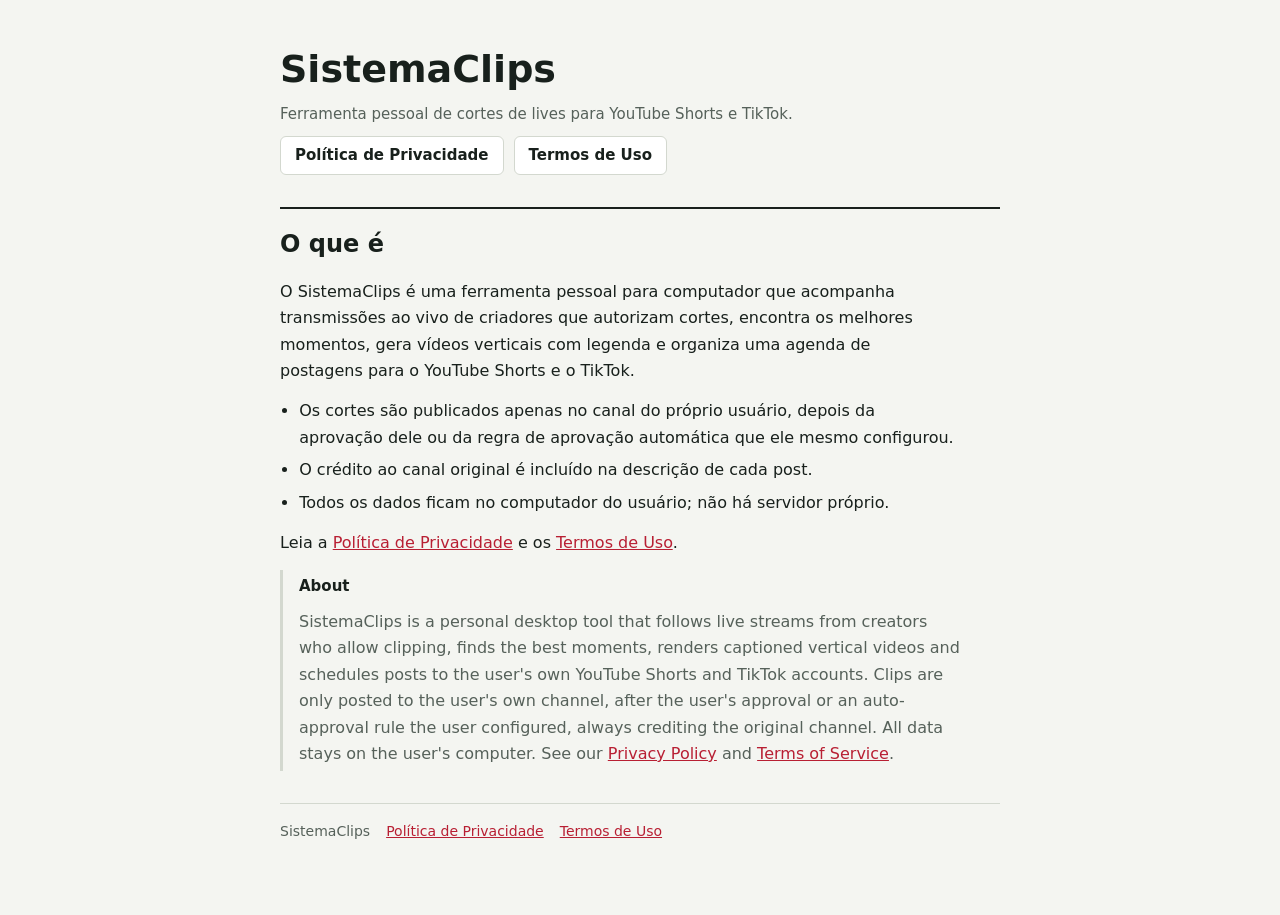
<file: index.html>
<!doctype html>
<html lang="pt-BR">
<head>
<meta charset="utf-8">
<meta name="viewport" content="width=device-width,initial-scale=1">
<title>SistemaClips</title>
<meta name="description" content="SistemaClips: ferramenta pessoal de cortes de lives para YouTube Shorts e TikTok.">
<!-- Cole aqui a meta tag de verificação do Google Search Console, se escolher esse método -->
<link rel="stylesheet" href="estilo.css">
</head>
<body>
<main>
  <header>
    <h1>SistemaClips</h1>
    <p class="meta">Ferramenta pessoal de cortes de lives para YouTube Shorts e TikTok.</p>
    <nav aria-label="Documentos">
      <a href="privacidade.html">Política de Privacidade</a>
      <a href="termos.html">Termos de Uso</a>
    </nav>
  </header>

  <section>
    <h2>O que é</h2>
    <p>O SistemaClips é uma ferramenta pessoal para computador que acompanha transmissões ao vivo de criadores que autorizam cortes, encontra os melhores momentos, gera vídeos verticais com legenda e organiza uma agenda de postagens para o YouTube Shorts e o TikTok.</p>
    <ul>
      <li>Os cortes são publicados apenas no canal do próprio usuário, depois da aprovação dele ou da regra de aprovação automática que ele mesmo configurou.</li>
      <li>O crédito ao canal original é incluído na descrição de cada post.</li>
      <li>Todos os dados ficam no computador do usuário; não há servidor próprio.</li>
    </ul>
    <p>Leia a <a href="privacidade.html">Política de Privacidade</a> e os <a href="termos.html">Termos de Uso</a>.</p>
    <div class="en">
      <h3>About</h3>
      <p>SistemaClips is a personal desktop tool that follows live streams from creators who allow clipping, finds the best moments, renders captioned vertical videos and schedules posts to the user's own YouTube Shorts and TikTok accounts. Clips are only posted to the user's own channel, after the user's approval or an auto-approval rule the user configured, always crediting the original channel. All data stays on the user's computer. See our <a href="privacidade.html">Privacy Policy</a> and <a href="termos.html">Terms of Service</a>.</p>
    </div>
  </section>

  <footer><span>SistemaClips</span><a href="privacidade.html">Política de Privacidade</a><a href="termos.html">Termos de Uso</a></footer>
</main>
</body>
</html>
</file>
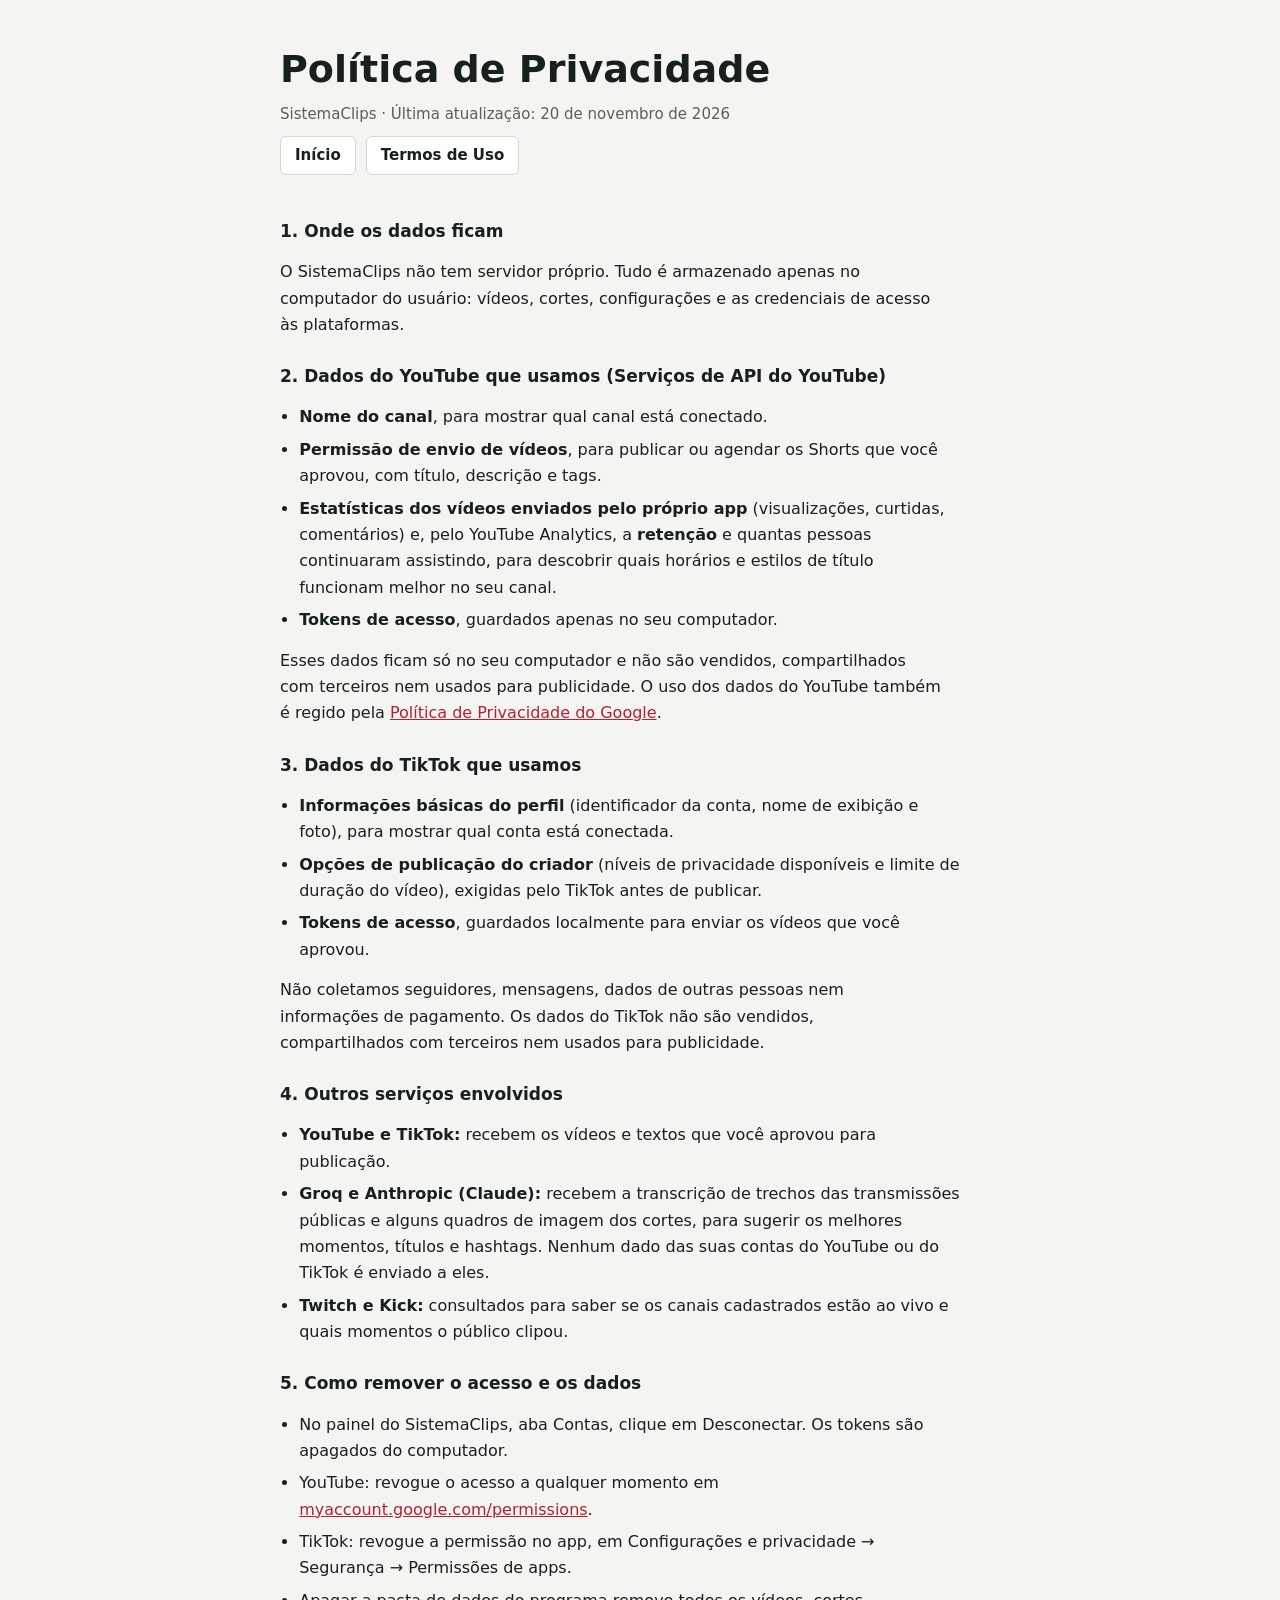
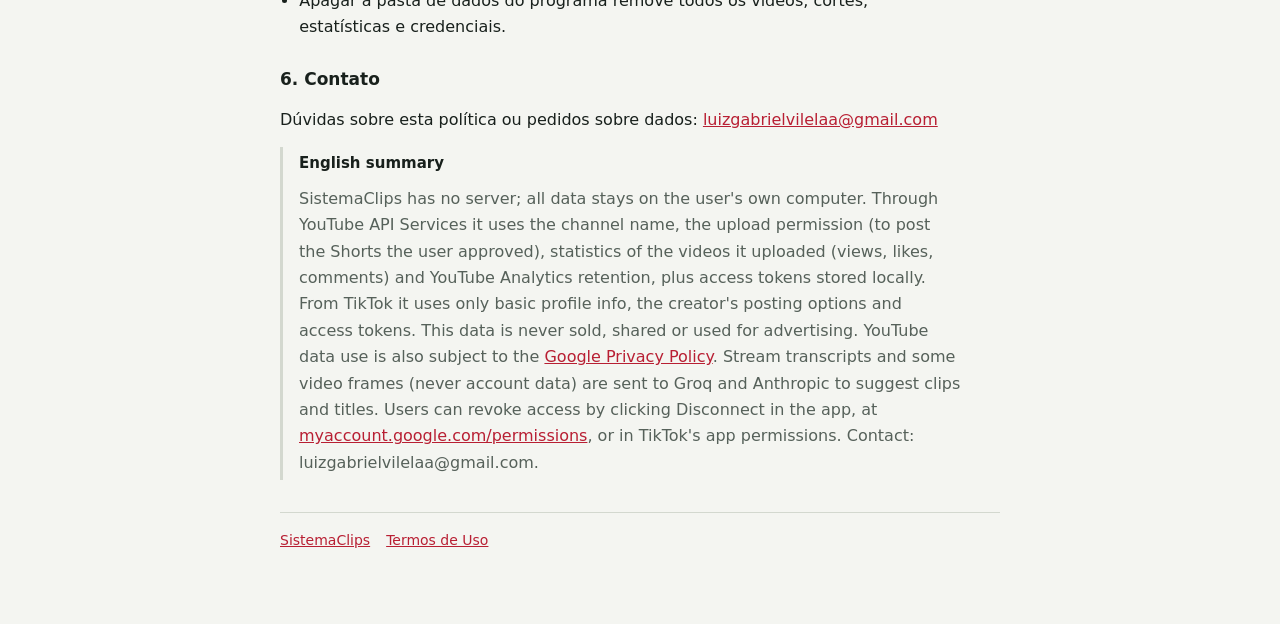
<file: privacidade.html>
<!doctype html>
<html lang="pt-BR">
<head>
<meta charset="utf-8">
<meta name="viewport" content="width=device-width,initial-scale=1">
<title>Política de Privacidade · SistemaClips</title>
<link rel="stylesheet" href="estilo.css">
</head>
<body>
<main>
  <header>
    <h1>Política de Privacidade</h1>
    <p class="meta">SistemaClips · Última atualização: 20 de novembro de 2026</p>
    <nav aria-label="Documentos"><a href="index.html">Início</a><a href="termos.html">Termos de Uso</a></nav>
  </header>

  <section>
    <h3>1. Onde os dados ficam</h3>
    <p>O SistemaClips não tem servidor próprio. Tudo é armazenado apenas no computador do usuário: vídeos, cortes, configurações e as credenciais de acesso às plataformas.</p>

    <h3>2. Dados do YouTube que usamos (Serviços de API do YouTube)</h3>
    <ul>
      <li><strong>Nome do canal</strong>, para mostrar qual canal está conectado.</li>
      <li><strong>Permissão de envio de vídeos</strong>, para publicar ou agendar os Shorts que você aprovou, com título, descrição e tags.</li>
      <li><strong>Estatísticas dos vídeos enviados pelo próprio app</strong> (visualizações, curtidas, comentários) e, pelo YouTube Analytics, a <strong>retenção</strong> e quantas pessoas continuaram assistindo, para descobrir quais horários e estilos de título funcionam melhor no seu canal.</li>
      <li><strong>Tokens de acesso</strong>, guardados apenas no seu computador.</li>
    </ul>
    <p>Esses dados ficam só no seu computador e não são vendidos, compartilhados com terceiros nem usados para publicidade. O uso dos dados do YouTube também é regido pela <a href="https://policies.google.com/privacy">Política de Privacidade do Google</a>.</p>

    <h3>3. Dados do TikTok que usamos</h3>
    <ul>
      <li><strong>Informações básicas do perfil</strong> (identificador da conta, nome de exibição e foto), para mostrar qual conta está conectada.</li>
      <li><strong>Opções de publicação do criador</strong> (níveis de privacidade disponíveis e limite de duração do vídeo), exigidas pelo TikTok antes de publicar.</li>
      <li><strong>Tokens de acesso</strong>, guardados localmente para enviar os vídeos que você aprovou.</li>
    </ul>
    <p>Não coletamos seguidores, mensagens, dados de outras pessoas nem informações de pagamento. Os dados do TikTok não são vendidos, compartilhados com terceiros nem usados para publicidade.</p>

    <h3>4. Outros serviços envolvidos</h3>
    <ul>
      <li><strong>YouTube e TikTok:</strong> recebem os vídeos e textos que você aprovou para publicação.</li>
      <li><strong>Groq e Anthropic (Claude):</strong> recebem a transcrição de trechos das transmissões públicas e alguns quadros de imagem dos cortes, para sugerir os melhores momentos, títulos e hashtags. Nenhum dado das suas contas do YouTube ou do TikTok é enviado a eles.</li>
      <li><strong>Twitch e Kick:</strong> consultados para saber se os canais cadastrados estão ao vivo e quais momentos o público clipou.</li>
    </ul>

    <h3>5. Como remover o acesso e os dados</h3>
    <ul>
      <li>No painel do SistemaClips, aba Contas, clique em Desconectar. Os tokens são apagados do computador.</li>
      <li>YouTube: revogue o acesso a qualquer momento em <a href="https://myaccount.google.com/permissions">myaccount.google.com/permissions</a>.</li>
      <li>TikTok: revogue a permissão no app, em Configurações e privacidade → Segurança → Permissões de apps.</li>
      <li>Apagar a pasta de dados do programa remove todos os vídeos, cortes, estatísticas e credenciais.</li>
    </ul>

    <h3>6. Contato</h3>
    <p>Dúvidas sobre esta política ou pedidos sobre dados: <a href="mailto:luizgabrielvilelaa@gmail.com">luizgabrielvilelaa@gmail.com</a></p>

    <div class="en">
      <h3>English summary</h3>
      <p>SistemaClips has no server; all data stays on the user's own computer. Through YouTube API Services it uses the channel name, the upload permission (to post the Shorts the user approved), statistics of the videos it uploaded (views, likes, comments) and YouTube Analytics retention, plus access tokens stored locally. From TikTok it uses only basic profile info, the creator's posting options and access tokens. This data is never sold, shared or used for advertising. YouTube data use is also subject to the <a href="https://policies.google.com/privacy">Google Privacy Policy</a>. Stream transcripts and some video frames (never account data) are sent to Groq and Anthropic to suggest clips and titles. Users can revoke access by clicking Disconnect in the app, at <a href="https://myaccount.google.com/permissions">myaccount.google.com/permissions</a>, or in TikTok's app permissions. Contact: luizgabrielvilelaa@gmail.com.</p>
    </div>
  </section>

  <footer><a href="index.html">SistemaClips</a><a href="termos.html">Termos de Uso</a></footer>
</main>
</body>
</html>
</file>
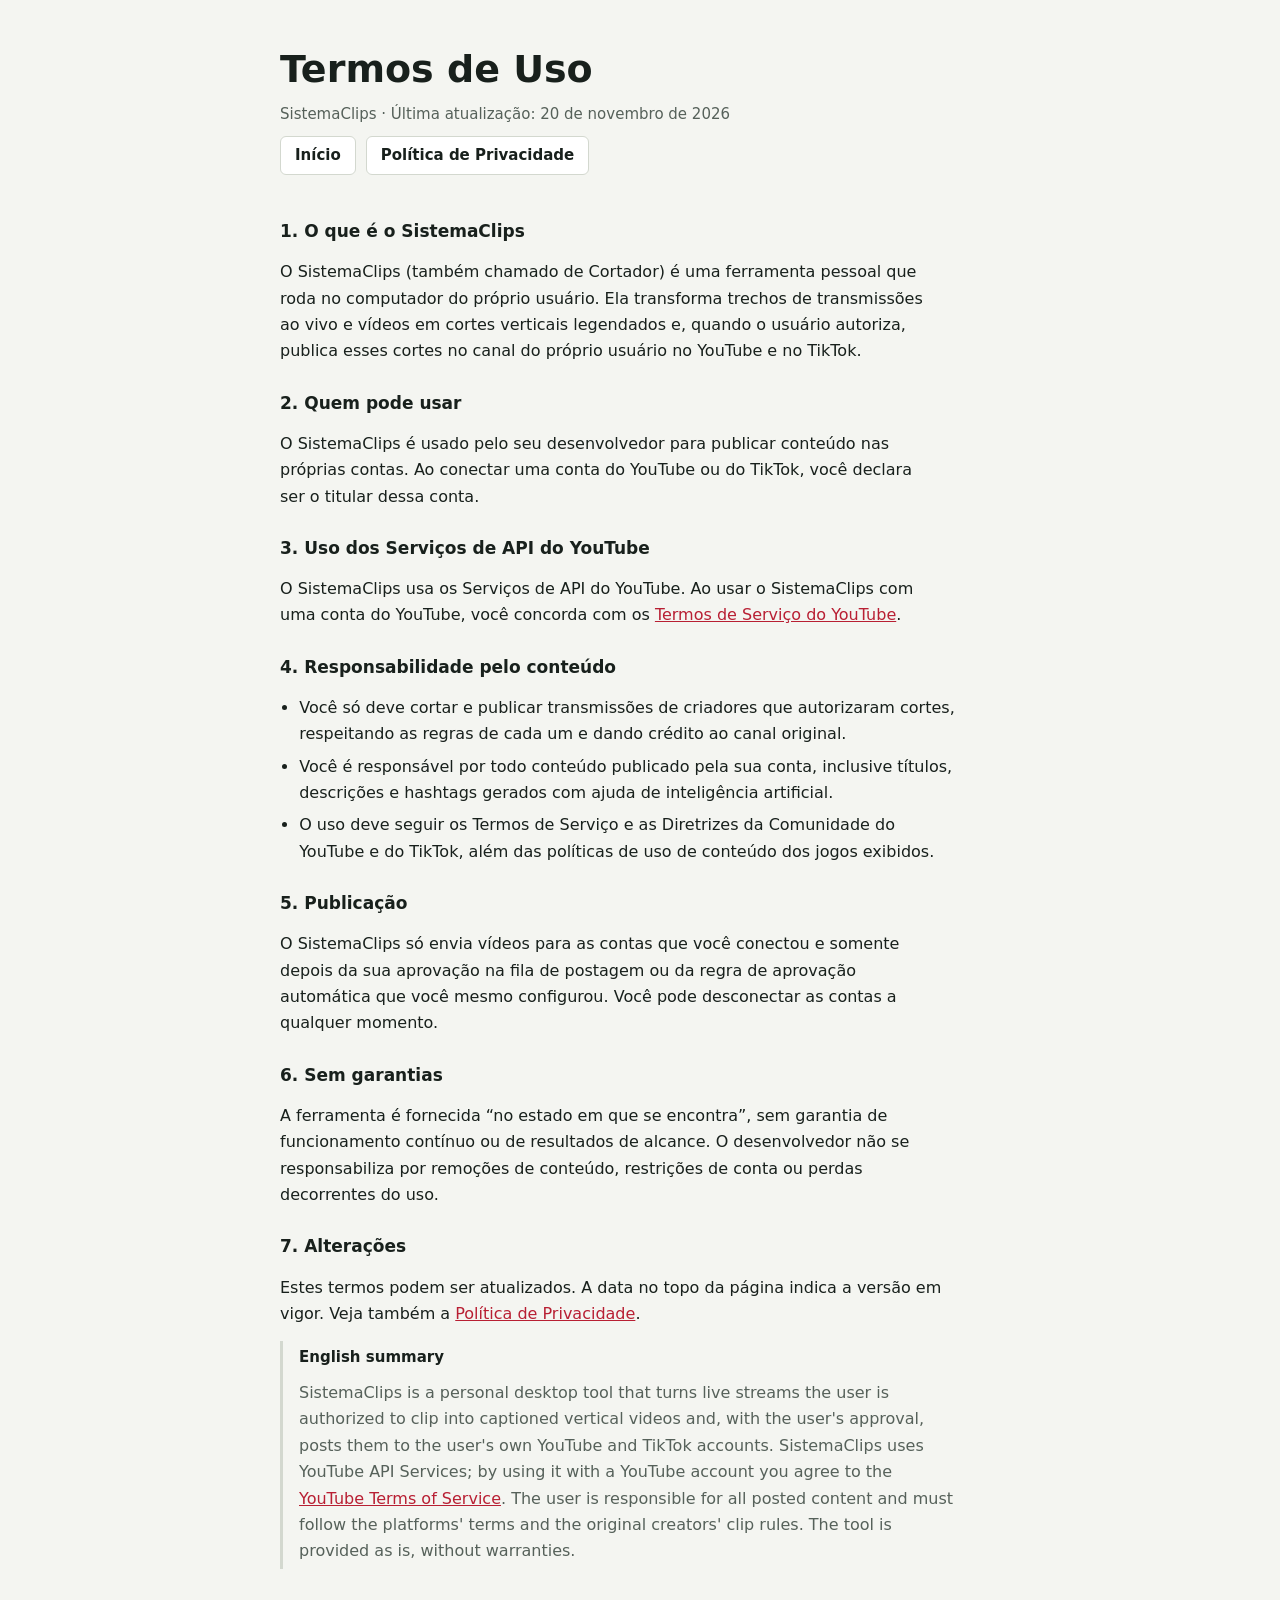
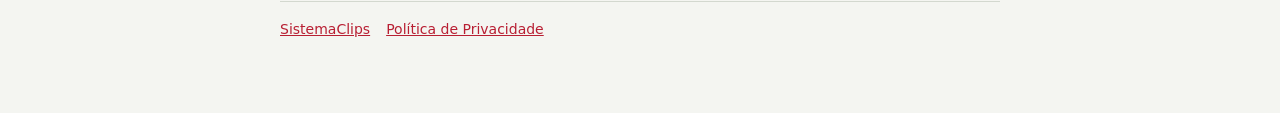
<file: termos.html>
<!doctype html>
<html lang="pt-BR">
<head>
<meta charset="utf-8">
<meta name="viewport" content="width=device-width,initial-scale=1">
<title>Termos de Uso · SistemaClips</title>
<link rel="stylesheet" href="estilo.css">
</head>
<body>
<main>
  <header>
    <h1>Termos de Uso</h1>
    <p class="meta">SistemaClips · Última atualização: 20 de novembro de 2026</p>
    <nav aria-label="Documentos"><a href="index.html">Início</a><a href="privacidade.html">Política de Privacidade</a></nav>
  </header>

  <section>
    <h3>1. O que é o SistemaClips</h3>
    <p>O SistemaClips (também chamado de Cortador) é uma ferramenta pessoal que roda no computador do próprio usuário. Ela transforma trechos de transmissões ao vivo e vídeos em cortes verticais legendados e, quando o usuário autoriza, publica esses cortes no canal do próprio usuário no YouTube e no TikTok.</p>

    <h3>2. Quem pode usar</h3>
    <p>O SistemaClips é usado pelo seu desenvolvedor para publicar conteúdo nas próprias contas. Ao conectar uma conta do YouTube ou do TikTok, você declara ser o titular dessa conta.</p>

    <h3>3. Uso dos Serviços de API do YouTube</h3>
    <p>O SistemaClips usa os Serviços de API do YouTube. Ao usar o SistemaClips com uma conta do YouTube, você concorda com os <a href="https://www.youtube.com/t/terms">Termos de Serviço do YouTube</a>.</p>

    <h3>4. Responsabilidade pelo conteúdo</h3>
    <ul>
      <li>Você só deve cortar e publicar transmissões de criadores que autorizaram cortes, respeitando as regras de cada um e dando crédito ao canal original.</li>
      <li>Você é responsável por todo conteúdo publicado pela sua conta, inclusive títulos, descrições e hashtags gerados com ajuda de inteligência artificial.</li>
      <li>O uso deve seguir os Termos de Serviço e as Diretrizes da Comunidade do YouTube e do TikTok, além das políticas de uso de conteúdo dos jogos exibidos.</li>
    </ul>

    <h3>5. Publicação</h3>
    <p>O SistemaClips só envia vídeos para as contas que você conectou e somente depois da sua aprovação na fila de postagem ou da regra de aprovação automática que você mesmo configurou. Você pode desconectar as contas a qualquer momento.</p>

    <h3>6. Sem garantias</h3>
    <p>A ferramenta é fornecida “no estado em que se encontra”, sem garantia de funcionamento contínuo ou de resultados de alcance. O desenvolvedor não se responsabiliza por remoções de conteúdo, restrições de conta ou perdas decorrentes do uso.</p>

    <h3>7. Alterações</h3>
    <p>Estes termos podem ser atualizados. A data no topo da página indica a versão em vigor. Veja também a <a href="privacidade.html">Política de Privacidade</a>.</p>

    <div class="en">
      <h3>English summary</h3>
      <p>SistemaClips is a personal desktop tool that turns live streams the user is authorized to clip into captioned vertical videos and, with the user's approval, posts them to the user's own YouTube and TikTok accounts. SistemaClips uses YouTube API Services; by using it with a YouTube account you agree to the <a href="https://www.youtube.com/t/terms">YouTube Terms of Service</a>. The user is responsible for all posted content and must follow the platforms' terms and the original creators' clip rules. The tool is provided as is, without warranties.</p>
    </div>
  </section>

  <footer><a href="index.html">SistemaClips</a><a href="privacidade.html">Política de Privacidade</a></footer>
</main>
</body>
</html>
</file>
<file: estilo.css>
:root{--bg:#f4f5f1;--surface:#fff;--ink:#18201c;--muted:#56615a;--line:#d3d8cf;--accent:#b81f33;color-scheme:light}
@media (prefers-color-scheme:dark){:root{--bg:#141916;--surface:#1c221f;--ink:#e7ebe4;--muted:#9da89f;--line:#313a35;--accent:#ff6474;color-scheme:dark}}
*{box-sizing:border-box}
body{margin:0;background:var(--bg);color:var(--ink);font:16px/1.65 "Segoe UI",system-ui,-apple-system,sans-serif;padding:0 16px}
main{max-width:720px;margin:0 auto;padding:48px 0 72px;display:flex;flex-direction:column;gap:32px}
header{display:flex;flex-direction:column;gap:10px}
h1{font-size:clamp(28px,5vw,38px);line-height:1.15;margin:0}
h2{font-size:24px;margin:0;padding-top:16px;border-top:2px solid var(--ink)}
h3{font-size:17px;margin:10px 0 0}
section{display:flex;flex-direction:column;gap:14px}
p,li{margin:0;max-width:65ch;overflow-wrap:anywhere}
ul{margin:0;padding-left:1.2em;display:flex;flex-direction:column;gap:6px}
a{color:var(--accent)}
.meta{color:var(--muted);margin:0;font-size:15px}
nav{display:flex;gap:10px;flex-wrap:wrap}
nav a{color:var(--ink);text-decoration:none;border:1.5px solid var(--line);background:var(--surface);padding:6px 14px;border-radius:6px;font-weight:600;font-size:15px}
nav a:hover{border-color:var(--ink)}
.en{border-left:3px solid var(--line);padding:4px 0 4px 16px;color:var(--muted);display:flex;flex-direction:column;gap:10px}
.en h3{color:var(--ink);margin:0;font-size:15px}
footer{color:var(--muted);font-size:14px;border-top:1px solid var(--line);padding-top:16px;display:flex;gap:16px;flex-wrap:wrap}
</file>
